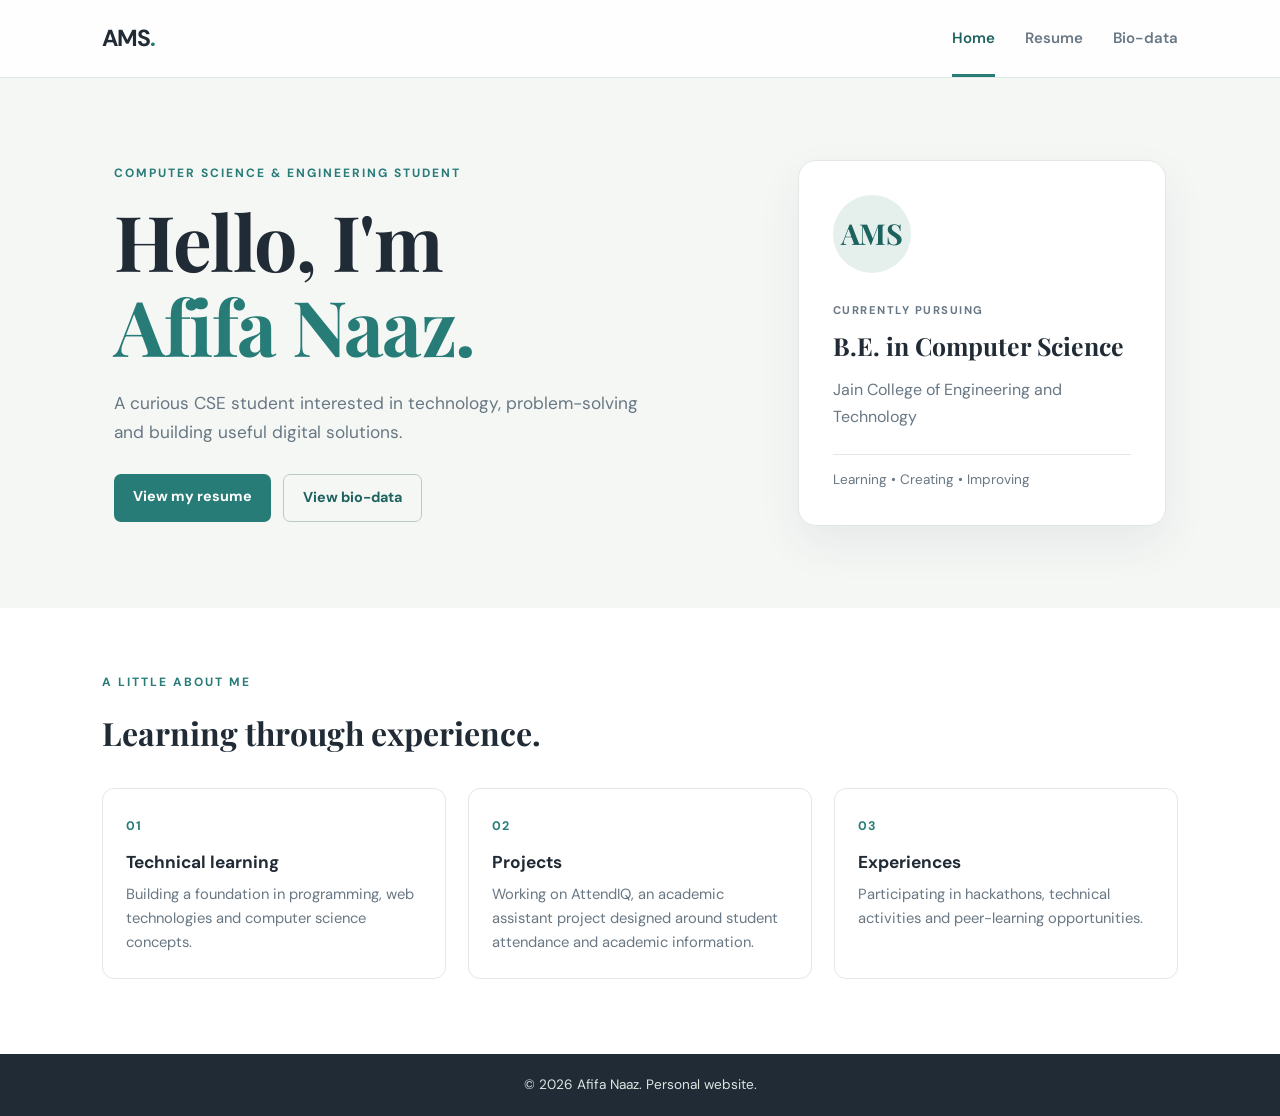
<file: index.html>
<!DOCTYPE html>
<html lang="en">
<head>
  <meta charset="UTF-8">
  <meta name="viewport" content="width=device-width, initial-scale=1.0">
  <meta name="description" content="Personal portfolio, resume and bio-data website.">
  <title>Afifa Naaz | Personal Website</title>
  <link rel="stylesheet" href="style.css">
</head>
<body>
  <header class="site-header">
    <a class="brand" href="index.html">AMS<span>.</span></a>
    <nav aria-label="Main navigation">
      <a class="active" href="index.html">Home</a>
      <a href="resume.html">Resume</a>
      <a href="biodata.html">Bio-data</a>
    </nav>
  </header>

  <main>
    <section class="hero">
      <div class="hero-copy">
        <p class="eyebrow">COMPUTER SCIENCE & ENGINEERING STUDENT</p>
        <h1>Hello, I'm<br><span>Afifa Naaz.</span></h1>
        <p class="intro">A curious CSE student interested in technology, problem-solving and building useful digital solutions.</p>
        <div class="hero-actions">
          <a class="button primary" href="resume.html">View my resume</a>
          <a class="button secondary" href="biodata.html">View bio-data</a>
        </div>
      </div>
      <div class="hero-card" aria-label="Profile summary">
        <div class="monogram">AMS</div>
        <p class="card-label">CURRENTLY PURSUING</p>
        <h2>B.E. in Computer Science</h2>
        <p>Jain College of Engineering and Technology</p>
        <div class="card-line"></div>
        <p class="small-note">Learning • Creating • Improving</p>
      </div>
    </section>

    <section class="quick-section">
      <p class="eyebrow">A LITTLE ABOUT ME</p>
      <h2>Learning through experience.</h2>
      <div class="feature-grid">
        <article class="feature">
          <span class="feature-number">01</span>
          <h3>Technical learning</h3>
          <p>Building a foundation in programming, web technologies and computer science concepts.</p>
        </article>
        <article class="feature">
          <span class="feature-number">02</span>
          <h3>Projects</h3>
          <p>Working on AttendIQ, an academic assistant project designed around student attendance and academic information.</p>
        </article>
        <article class="feature">
          <span class="feature-number">03</span>
          <h3>Experiences</h3>
          <p>Participating in hackathons, technical activities and peer-learning opportunities.</p>
        </article>
      </div>
    </section>
  </main>

  <footer>
    <p>© <span id="year"></span> Afifa Naaz. Personal website.</p>
  </footer>
  <script src="script.js"></script>
</body>
</html>
</file>
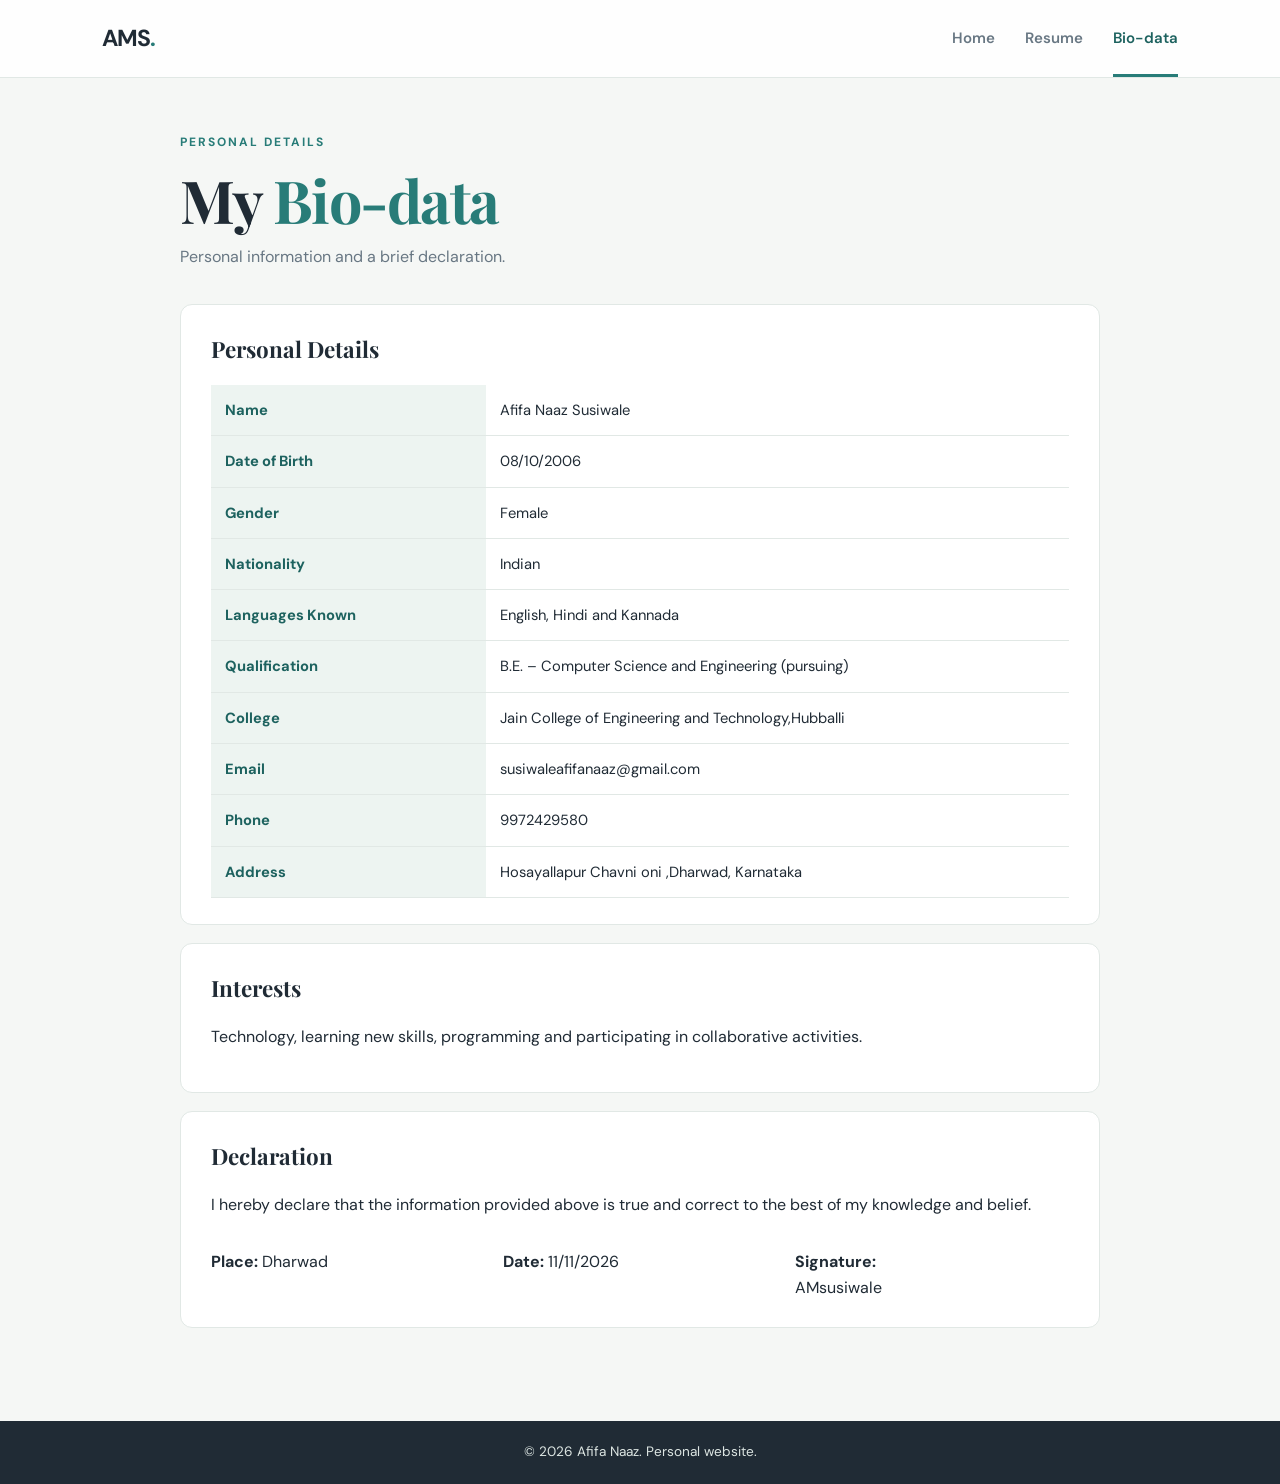
<file: biodata.html>
<!DOCTYPE html>
<html lang="en">
<head>
  <meta charset="UTF-8">
  <meta name="viewport" content="width=device-width, initial-scale=1.0">
  <title>Bio-data | Afifa Naaz Susiwale</title>
  <link rel="stylesheet" href="style.css">
</head>
<body>
  <header class="site-header">
    <a class="brand" href="index.html">AMS<span>.</span></a>
    <nav aria-label="Main navigation">
      <a href="index.html">Home</a>
      <a href="resume.html">Resume</a>
      <a class="active" href="biodata.html">Bio-data</a>
    </nav>
  </header>

  <main class="page-wrap">
    <section class="page-heading">
      <p class="eyebrow">PERSONAL DETAILS</p>
      <h1>My <span>Bio-data</span></h1>
      <p>Personal information and a brief declaration.</p>
    </section>

    <section class="resume-section">
      <h2>Personal Details</h2>
      <div class="bio-table-wrap">
        <table class="bio-table">
          <tbody>
            <tr><th>Name</th><td>Afifa Naaz Susiwale</td></tr>
            <tr><th>Date of Birth</th><td>08/10/2006</td></tr>
            <tr><th>Gender</th><td>Female</td></tr>
            <tr><th>Nationality</th><td>Indian</td></tr>
            <tr><th>Languages Known</th><td>English, Hindi and Kannada</td></tr>
            <tr><th>Qualification</th><td>B.E. – Computer Science and Engineering (pursuing)</td></tr>
            <tr><th>College</th><td>Jain College of Engineering and Technology,Hubballi</td></tr>
            <tr><th>Email</th><td>susiwaleafifanaaz@gmail.com</td></tr>
            <tr><th>Phone</th><td>9972429580</td></tr>
            <tr><th>Address</th><td>Hosayallapur Chavni oni ,Dharwad, Karnataka</td></tr>
            </td></tr>
          </tbody>
        </table>
      </div>
    </section>

    <section class="resume-section">
      <h2>Interests</h2>
      <p>Technology, learning new skills, programming and participating in collaborative activities.</p>
    </section>

    <section class="resume-section declaration">
      <h2>Declaration</h2>
      <p>I hereby declare that the information provided above is true and correct to the best of my knowledge and belief.</p>
      <div class="signature-grid">
        <p><strong>Place:</strong> Dharwad</p>
        <p><strong>Date:</strong> 11/11/2026 </p>
        <p><strong>Signature:</strong><br>AMsusiwale</p>
      </div>
    </section>
  </main>

  <footer><p>© <span id="year"></span> Afifa Naaz. Personal website.</p></footer>
  <script src="script.js"></script>
</body
</html>
</file>
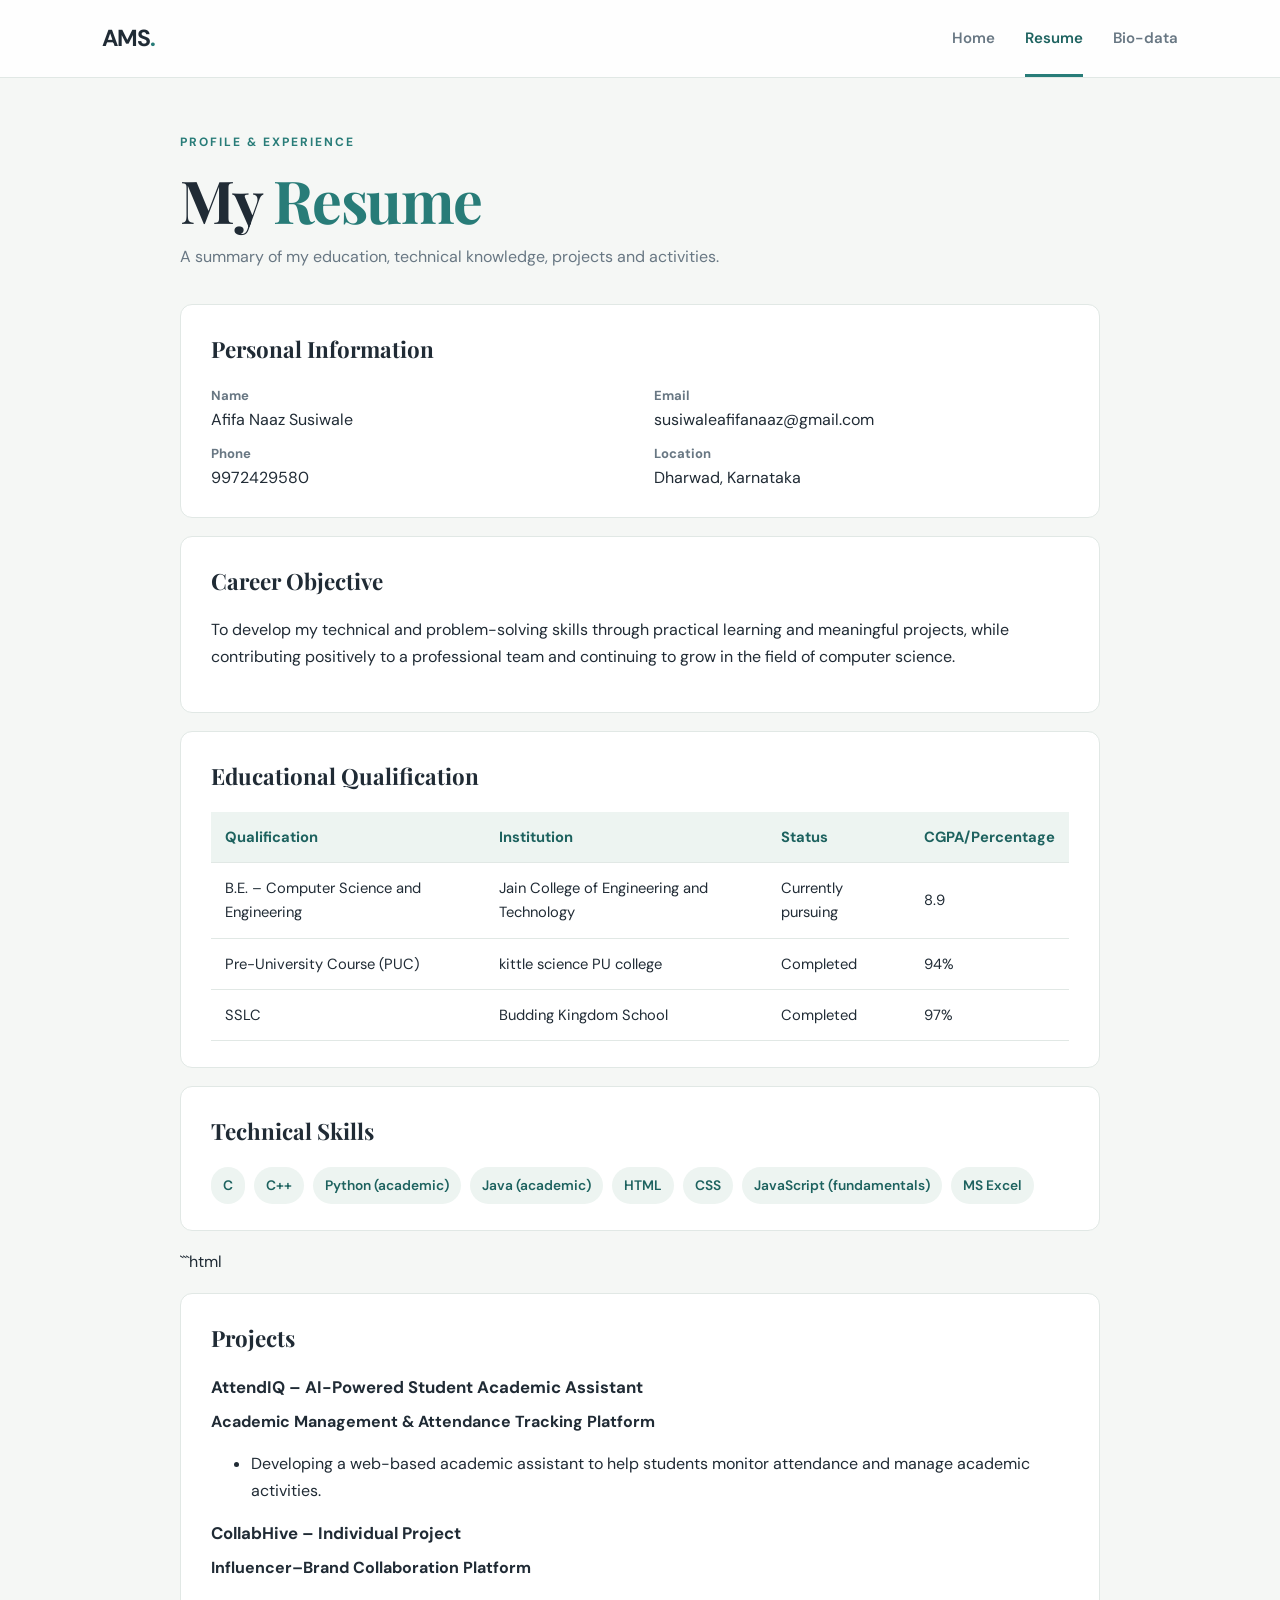
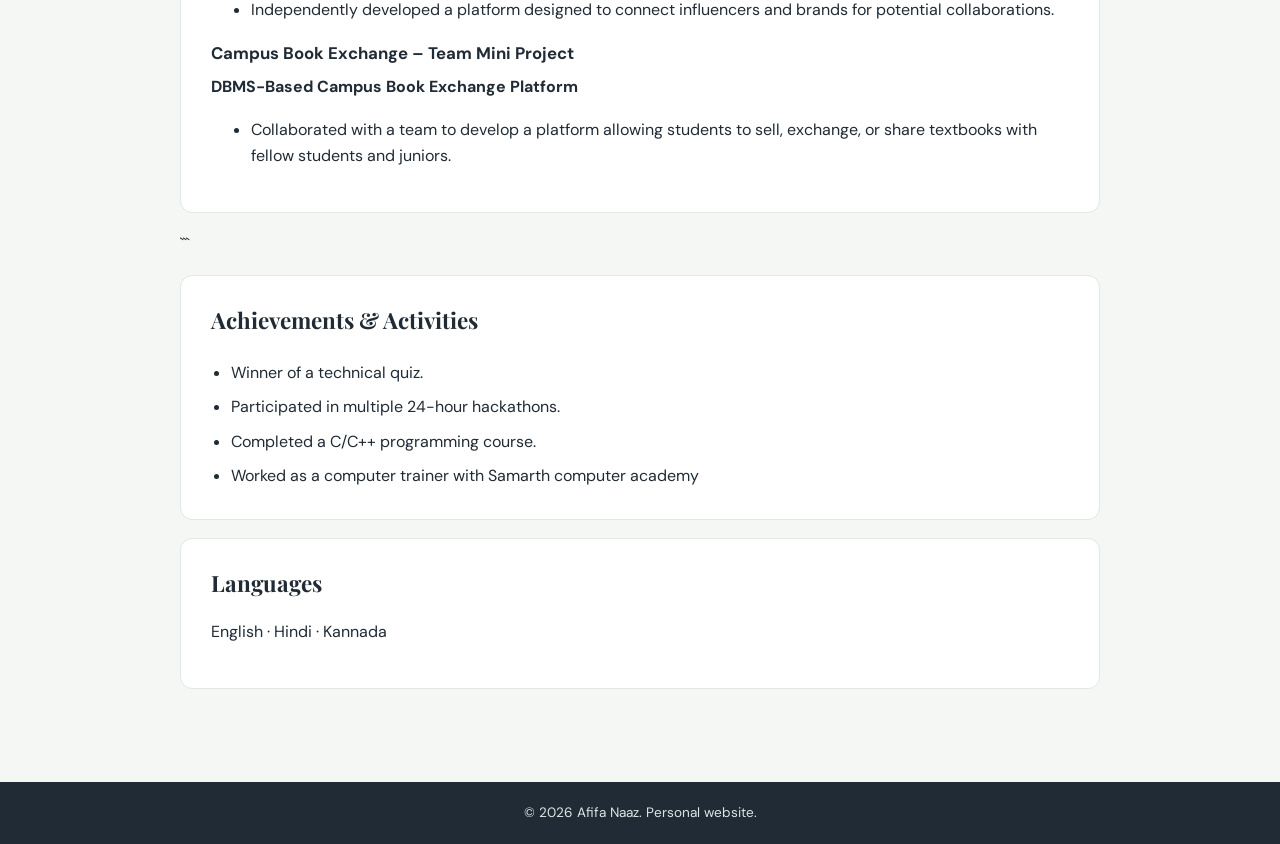
<file: resume.html>
<!DOCTYPE html>
<html lang="en">
<head>
  <meta charset="UTF-8">
  <meta name="viewport" content="width=device-width, initial-scale=1.0">
  <title>Resume | Afifa Naaz Susiwale</title>
  <link rel="stylesheet" href="style.css">
</head>
<body>
  <header class="site-header">
    <a class="brand" href="index.html">AMS<span>.</span></a>
    <nav aria-label="Main navigation">
      <a href="index.html">Home</a>
      <a class="active" href="resume.html">Resume</a>
      <a href="biodata.html">Bio-data</a>
    </nav>
  </header>

  <main class="page-wrap">
    <section class="page-heading">
      <p class="eyebrow">PROFILE & EXPERIENCE</p>
      <h1>My <span>Resume</span></h1>
      <p>A summary of my education, technical knowledge, projects and activities.</p>
    </section>

    <section class="resume-section">
      <h2>Personal Information</h2>
      <div class="details-grid">
        <p><strong>Name</strong><span>Afifa Naaz Susiwale</span></p>
        <p><strong>Email</strong><span>susiwaleafifanaaz@gmail.com</span></p>
        <p><strong>Phone</strong><span>9972429580</span></p>
        <p><strong>Location</strong><span>Dharwad, Karnataka</span></p>
      </div>
    </section>

    <section class="resume-section">
      <h2>Career Objective</h2>
      <p>To develop my technical and problem-solving skills through practical learning and meaningful projects, while contributing positively to a professional team and continuing to grow in the field of computer science.</p>
    </section>

    <section class="resume-section">
      <h2>Educational Qualification</h2>
      <div class="table-wrap">
        <table>
          <thead><tr><th>Qualification</th><th>Institution</th><th>Status</th><th>CGPA/Percentage</th></tr></thead>
          <tbody>
            <tr><td>B.E. – Computer Science and Engineering</td><td>Jain College of Engineering and Technology</td><td>Currently pursuing</td><td>8.9</td></tr>
            <tr><td>Pre-University Course (PUC)</td><td>kittle science PU college</td><td>Completed</td><td>94%</td></tr>
            <tr><td>SSLC</td><td>Budding Kingdom School</td><td>Completed</td><td>97%</td></tr>
          </tbody>
        </table>
      </div>
    </section>

    <section class="resume-section">
      <h2>Technical Skills</h2>
      <div class="tag-list">
        <span>C</span><span>C++</span><span>Python (academic)</span><span>Java (academic)</span>
        <span>HTML</span><span>CSS</span><span>JavaScript (fundamentals)</span><span>MS Excel</span>
      </div>
    </section>

    ```html
<section class="resume-section">
  <h2>Projects</h2>

  <article class="project-item">
    <h3>AttendIQ – AI-Powered Student Academic Assistant</h3>
    <p><strong>Academic Management & Attendance Tracking Platform</strong></p>
    <ul>
      <li>Developing a web-based academic assistant to help students monitor attendance and manage academic activities.</li>
    </ul>
  </article>

  <article class="project-item">
    <h3>CollabHive – Individual Project</h3>
    <p><strong>Influencer–Brand Collaboration Platform</strong></p>
    <ul>
      <li>Independently developed a platform designed to connect influencers and brands for potential collaborations.</li>
    </ul>
  </article>

  <article class="project-item">
    <h3>Campus Book Exchange – Team Mini Project</h3>
    <p><strong>DBMS-Based Campus Book Exchange Platform</strong></p>
    <ul>
      <li>Collaborated with a team to develop a platform allowing students to sell, exchange, or share textbooks with fellow students and juniors.</li>
    </ul>
  </article>
</section>
```

    <section class="resume-section">
      <h2>Achievements & Activities</h2>
      <ul class="clean-list">
        <li>Winner of a technical quiz.</li>
        <li>Participated in multiple 24-hour hackathons.</li>
        <li>Completed a C/C++ programming course.</li>
        <li>Worked as a computer trainer with Samarth computer academy</li>
      </ul>
    </section>

    <section class="resume-section">
      <h2>Languages</h2>
      <p>English · Hindi · Kannada</p>
    </section>
  </main>

  <footer><p>© <span id="year"></span> Afifa Naaz. Personal website.</p></footer>
  <script src="script.js"></script>
</body>
</html>
</file>
<file: style.css>
@import url('https://fonts.googleapis.com/css2?family=DM+Sans:wght@400;500;600;700&family=Playfair+Display:wght@600;700&display=swap');

:root {
  --ink: #202b35;
  --muted: #687783;
  --accent: #287c78;
  --accent-dark: #1d625f;
  --paper: #f5f7f5;
  --line: #e1e8e5;
  --white: #ffffff;
}

* { box-sizing: border-box; }
html { scroll-behavior: smooth; }
body {
  margin: 0;
  background: var(--paper);
  color: var(--ink);
  font-family: 'DM Sans', Arial, sans-serif;
  line-height: 1.65;
}
a { color: inherit; }
.site-header {
  min-height: 76px;
  padding: 0 8%;
  display: flex;
  align-items: center;
  justify-content: space-between;
  gap: 24px;
  background: rgba(255,255,255,.94);
  border-bottom: 1px solid var(--line);
}
.brand {
  color: var(--ink);
  font-weight: 700;
  font-size: 1.45rem;
  text-decoration: none;
  letter-spacing: -1px;
}
.brand span, .hero h1 span, .page-heading h1 span { color: var(--accent); }
nav { display: flex; gap: 30px; flex-wrap: wrap; }
nav a {
  text-decoration: none;
  color: var(--muted);
  font-size: .94rem;
  font-weight: 600;
  padding: 26px 0 23px;
  border-bottom: 3px solid transparent;
}
nav a:hover, nav a.active { color: var(--accent-dark); border-bottom-color: var(--accent); }

.hero {
  max-width: 1120px;
  min-height: 510px;
  margin: 0 auto;
  padding: 82px 34px;
  display: grid;
  grid-template-columns: 1.25fr .75fr;
  align-items: center;
  gap: 70px;
}
.eyebrow {
  margin: 0 0 14px;
  color: var(--accent);
  font-size: .75rem;
  font-weight: 700;
  letter-spacing: 2px;
}
.hero h1, .page-heading h1 {
  margin: 0;
  font-family: 'Playfair Display', Georgia, serif;
  font-size: clamp(2.8rem, 6vw, 4.8rem);
  line-height: 1.1;
  letter-spacing: -1.5px;
}
.intro { max-width: 530px; color: var(--muted); font-size: 1.08rem; margin: 22px 0 28px; }
.hero-actions { display: flex; flex-wrap: wrap; gap: 12px; }
.button {
  display: inline-block;
  padding: 11px 19px;
  border-radius: 7px;
  text-decoration: none;
  font-weight: 700;
  font-size: .9rem;
  transition: .2s ease;
}
.button.primary { background: var(--accent); color: white; }
.button.primary:hover { background: var(--accent-dark); transform: translateY(-2px); }
.button.secondary { border: 1px solid #b9cbc7; color: var(--accent-dark); background: transparent; }
.button.secondary:hover { background: #e8f0ed; }

.hero-card {
  background: var(--white);
  border: 1px solid var(--line);
  border-radius: 18px;
  padding: 34px;
  box-shadow: 0 18px 45px rgba(31, 55, 52, .07);
}
.monogram {
  width: 78px; height: 78px; display: grid; place-items: center;
  border-radius: 50%; background: #e5f0ed; color: var(--accent-dark);
  font-family: 'Playfair Display', Georgia, serif; font-size: 1.8rem; font-weight: 700;
  margin-bottom: 28px;
}
.card-label { color: var(--muted); font-size: .7rem; letter-spacing: 1.5px; font-weight: 700; }
.hero-card h2 { margin: 6px 0; font-family: 'Playfair Display', Georgia, serif; font-size: 1.55rem; line-height: 1.25; }
.hero-card p { color: var(--muted); }
.card-line { height: 1px; background: var(--line); margin: 24px 0 12px; }
.hero-card .small-note { margin-bottom: 0; font-size: .85rem; }

.quick-section { background: white; padding: 65px 8% 75px; }
.quick-section > h2 { margin: 0 0 28px; font-family: 'Playfair Display', Georgia, serif; font-size: 2rem; }
.feature-grid { max-width: 1120px; display: grid; grid-template-columns: repeat(3, 1fr); gap: 22px; }
.feature { padding: 23px; border: 1px solid var(--line); border-radius: 12px; background: #fff; }
.feature-number { color: var(--accent); font-size: .78rem; font-weight: 700; letter-spacing: 1px; }
.feature h3 { margin: 10px 0 5px; font-size: 1.08rem; }
.feature p { margin: 0; color: var(--muted); font-size: .92rem; }

.page-wrap { width: min(920px, 88%); margin: 0 auto; padding: 55px 0 75px; }
.page-heading { margin-bottom: 34px; }
.page-heading h1 { font-size: clamp(2.5rem, 5vw, 3.7rem); }
.page-heading > p:last-child { color: var(--muted); margin-top: 12px; }
.resume-section {
  background: var(--white);
  border: 1px solid var(--line);
  border-radius: 12px;
  padding: 26px 30px;
  margin: 18px 0;
}
.resume-section h2 { margin: 0 0 17px; font-family: 'Playfair Display', Georgia, serif; font-size: 1.4rem; }
.resume-section p { margin-top: 0; }
.details-grid { display: grid; grid-template-columns: 1fr 1fr; gap: 10px 28px; }
.details-grid p { margin: 0; display: flex; flex-direction: column; }
.details-grid strong { font-size: .82rem; color: var(--muted); }
.details-grid span { overflow-wrap: anywhere; }
.table-wrap, .bio-table-wrap { overflow-x: auto; }
table { width: 100%; border-collapse: collapse; min-width: 500px; font-size: .92rem; }
th, td { text-align: left; padding: 13px 14px; border-bottom: 1px solid var(--line); }
thead th { color: var(--accent-dark); background: #edf4f1; font-weight: 700; }
.bio-table th { width: 32%; color: var(--accent-dark); background: #edf4f1; }
.bio-table td { background: white; }
.tag-list { display: flex; flex-wrap: wrap; gap: 9px; }
.tag-list span { background: #edf4f1; color: var(--accent-dark); padding: 7px 12px; border-radius: 20px; font-size: .86rem; font-weight: 600; }
.project-item h3 { margin: 0 0 7px; font-size: 1.05rem; }
.project-item p { margin-bottom: 8px; }
.muted { color: var(--muted); font-size: .88rem; }
.clean-list { padding-left: 20px; margin-bottom: 0; }
.clean-list li { padding: 4px 0; }
.signature-grid { display: grid; grid-template-columns: 1fr 1fr 1fr; gap: 18px; margin-top: 30px; }
.signature-grid p { margin: 0; }
footer { padding: 20px; text-align: center; background: #202b35; color: #dce5e2; font-size: .85rem; }
footer p { margin: 0; }

@media (max-width: 720px) {
  .site-header { padding: 14px 6%; flex-direction: column; gap: 4px; }
  nav { justify-content: center; gap: 22px; }
  nav a { padding: 10px 0; }
  .hero { grid-template-columns: 1fr; gap: 35px; padding: 55px 7%; }
  .hero-card { max-width: 430px; }
  .quick-section { padding: 48px 7%; }
  .feature-grid { grid-template-columns: 1fr; }
  .page-wrap { width: 90%; padding-top: 42px; }
  .resume-section { padding: 21px 18px; }
  .details-grid { grid-template-columns: 1fr; }
  .signature-grid { grid-template-columns: 1fr; }
}
</file>
